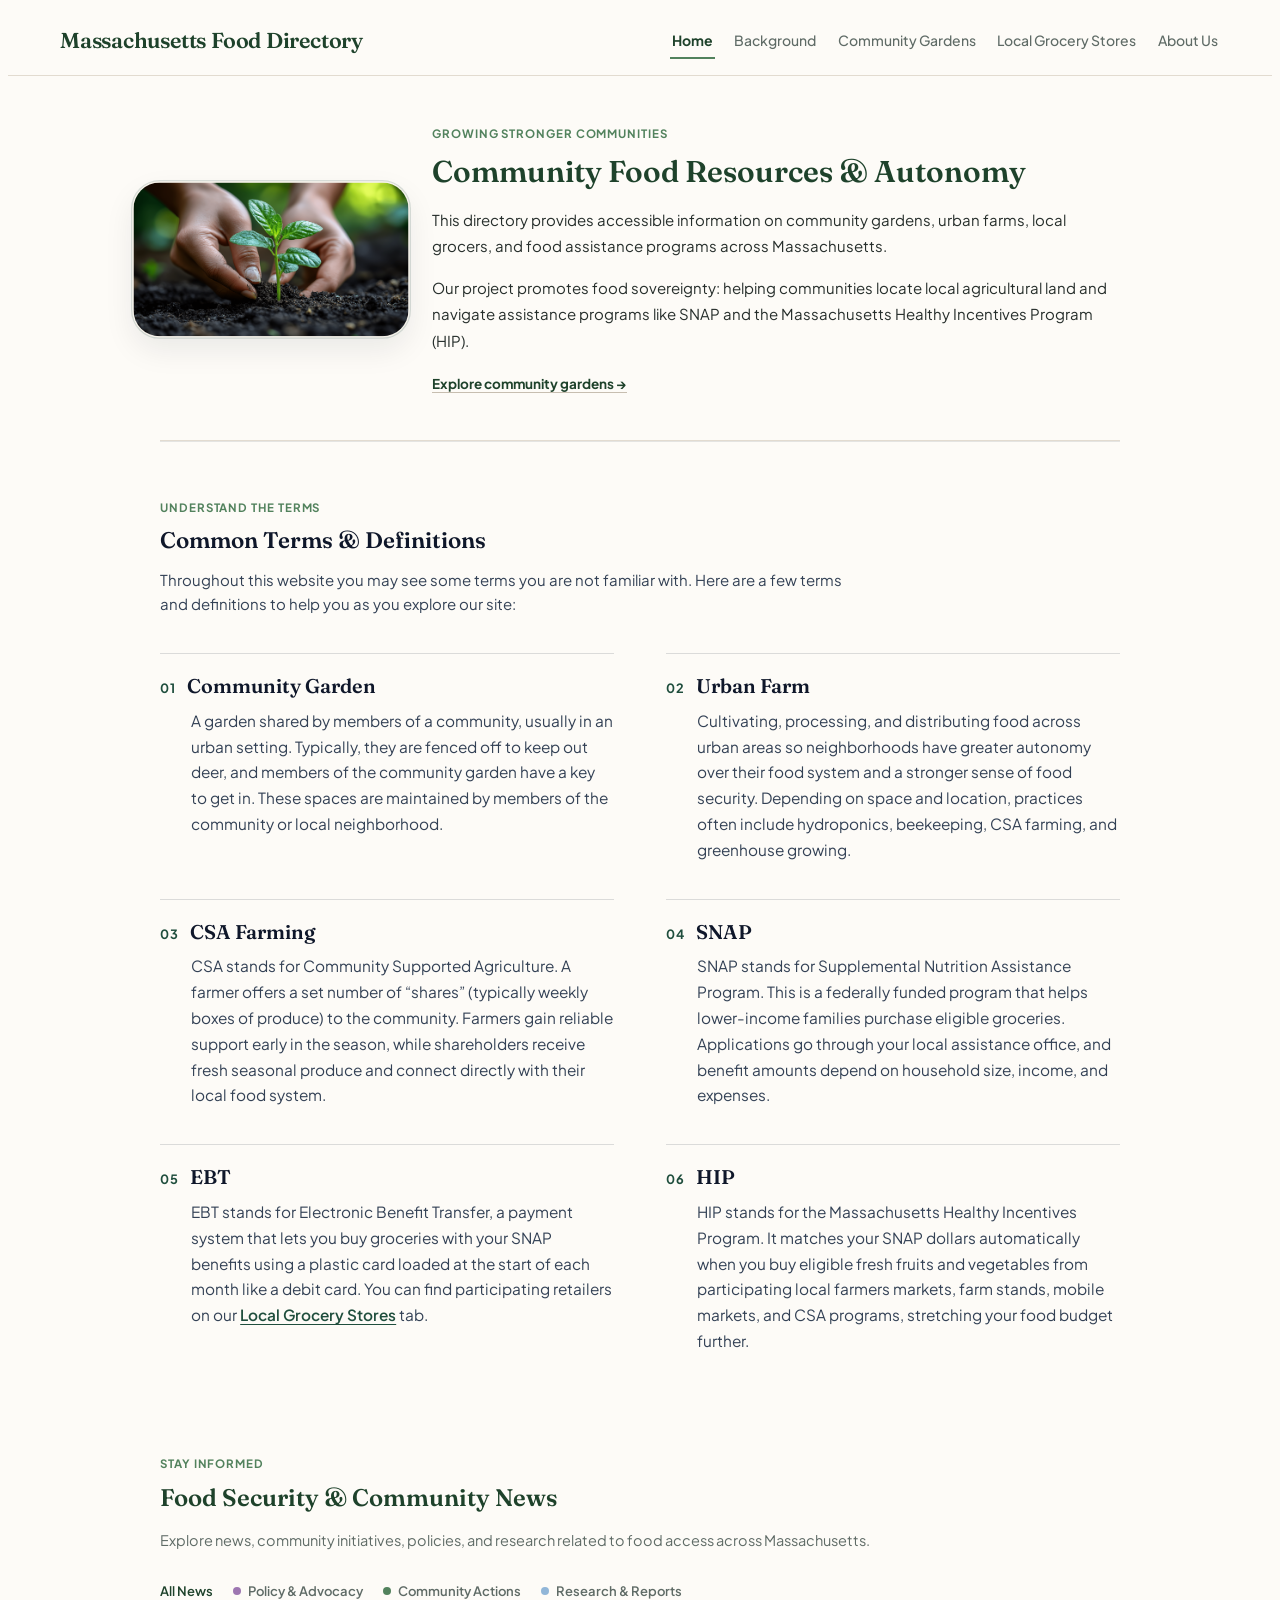
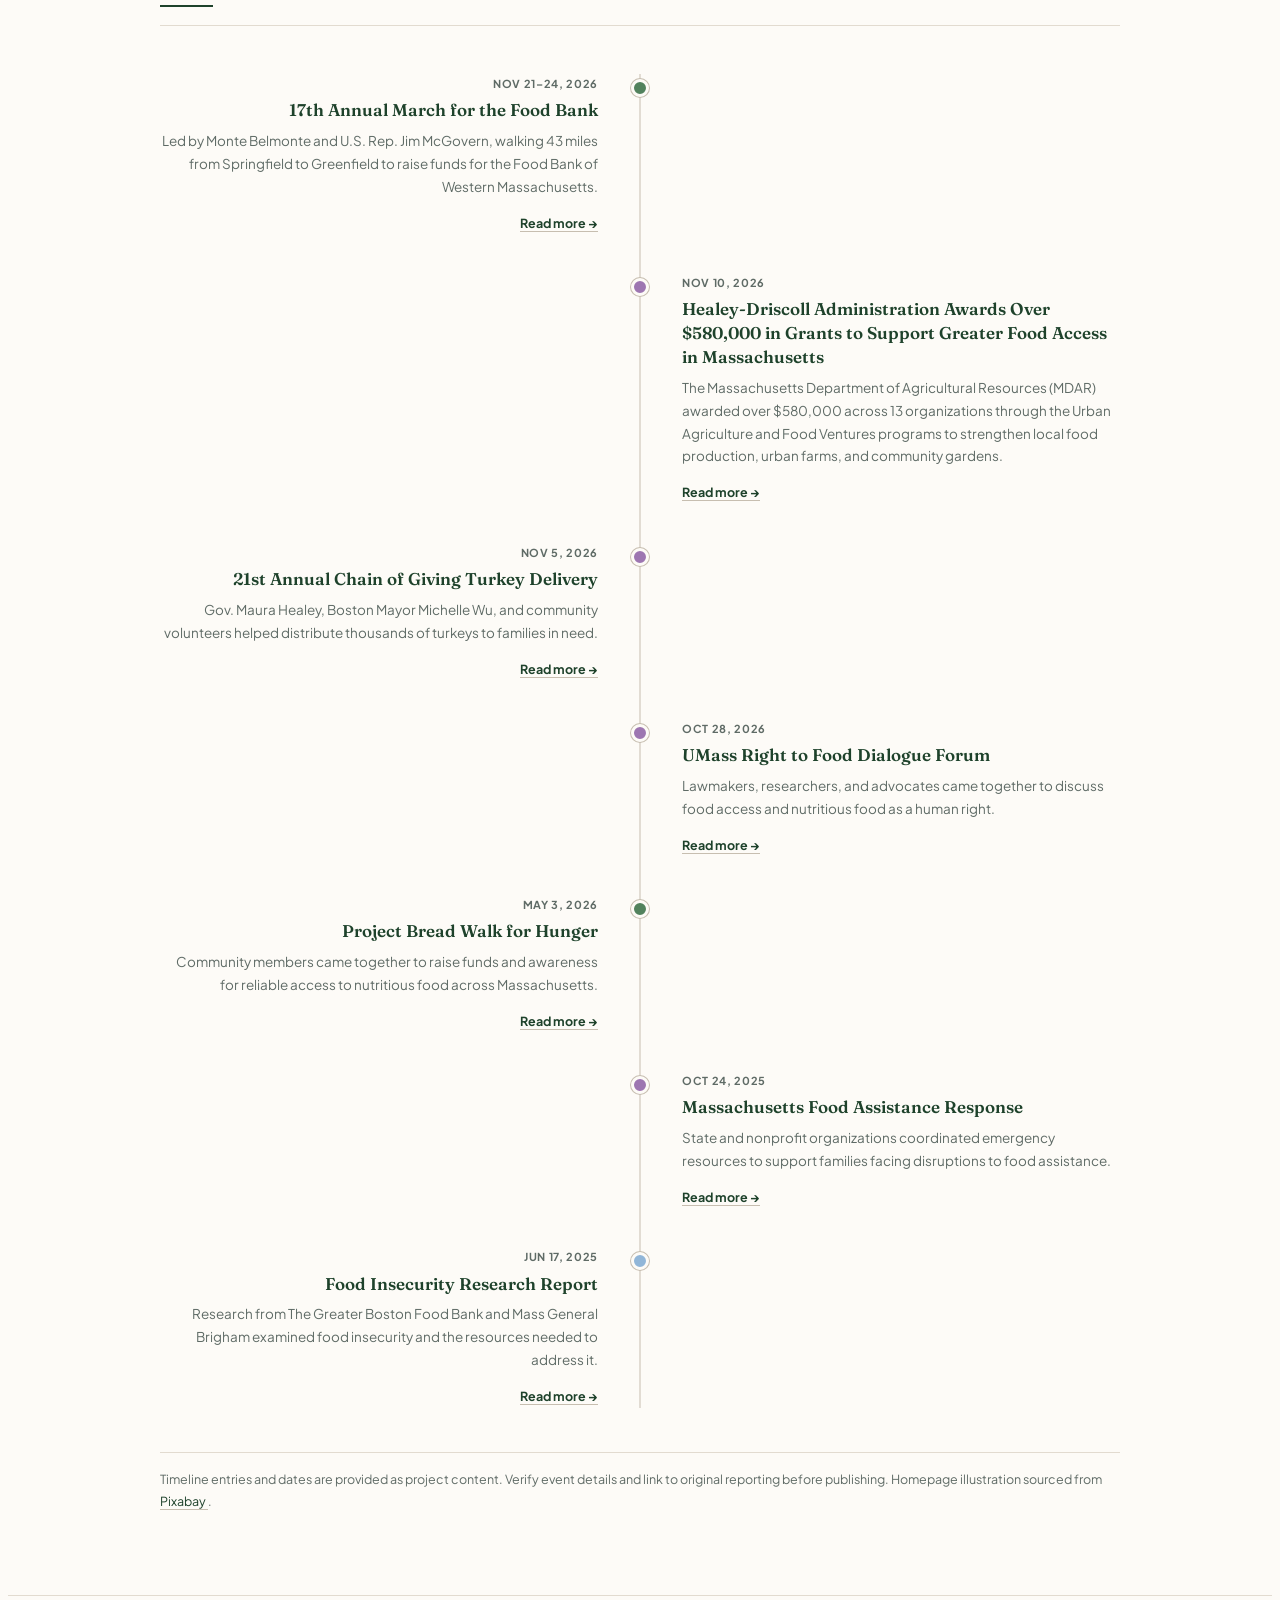
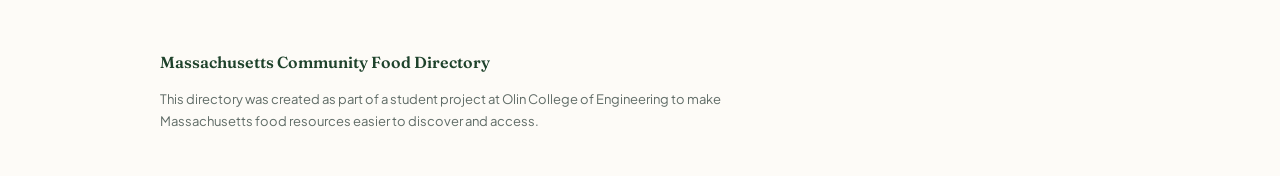
<file: index.html>
<!DOCTYPE html>
<html lang="en">

<head>
  <meta charset="UTF-8">
  <meta name="viewport" content="width=device-width, initial-scale=1.0">

  <meta
    name="description"
    content="A Massachusetts directory for community gardens, food assistance, local grocery stores, and food security resources."
  >

  <title>Home | Massachusetts Community Food Directory</title>

  <link rel="preconnect" href="https://fonts.googleapis.com">
  <link rel="preconnect" href="https://fonts.gstatic.com" crossorigin>

  <link
    href="https://fonts.googleapis.com/css2?family=Fraunces:opsz,wght@9..144,400;9..144,500;9..144,600;9..144,700&family=Plus+Jakarta+Sans:wght@400;500;600;700&display=swap"
    rel="stylesheet"
  >

  <link rel="stylesheet" href="css/style.css">

  <style>
    /* Extra breathing room between the plant image and hero text */
    .home-hero {
      gap: 3.25rem !important;
      align-items: center !important;
    }

    /* Keep natural rectangular proportions, round corners, and outline in cream */
    .home-hero .home-visual img {
      width: 100% !important;
      height: auto !important;
      aspect-ratio: auto !important;
      object-fit: contain !important;
      display: block !important;
      border-radius: 22px !important;
      border: 1px solid #f7f3eb !important;
      background-color: #f7f3eb !important;
      box-shadow: 0 0 0 1px rgba(31, 78, 61, 0.16), 0 10px 24px rgba(15, 23, 42, 0.08) !important;
    }

    .visual-credit {
      margin-top: 0.6rem;
      font-size: 0.78rem;
      color: #64748b;
      text-align: center;
    }

    .visual-credit a {
      color: #1f4e3d;
      text-decoration: underline;
    }

    /* Box-free horizontal editorial layout for Common Terms & Definitions */
    .terms-section {
      width: 100%;
      padding: 3.5rem 0;
      border-top: 1px solid rgba(15, 23, 42, 0.1);
    }

    .terms-header {
      max-width: 44rem;
      margin-bottom: 2.25rem;
    }

    .terms-header h2 {
      font-family: "Fraunces", Georgia, serif;
      color: #0f172a;
      margin: 0.35rem 0 0.75rem;
    }

    .terms-header p {
      color: #334155;
      line-height: 1.65;
      margin: 0;
    }

    .terms-grid {
      display: grid;
      grid-template-columns: repeat(2, minmax(0, 1fr));
      column-gap: 3.25rem;
      row-gap: 2.25rem;
      width: 100%;
    }

    .term-entry {
      padding-top: 1.25rem;
      border-top: 1px solid rgba(15, 23, 42, 0.14);
    }

    .term-title-row {
      display: flex;
      align-items: baseline;
      gap: 0.75rem;
      margin-bottom: 0.5rem;
    }

    .term-num {
      font-family: "Plus Jakarta Sans", sans-serif;
      font-size: 0.8rem;
      font-weight: 700;
      letter-spacing: 0.05em;
      color: #1f4e3d;
      flex-shrink: 0;
    }

    .term-entry h3 {
      font-family: "Fraunces", Georgia, serif;
      font-size: 1.24rem;
      font-weight: 600;
      color: #0f172a;
      margin: 0;
      line-height: 1.3;
    }

    .term-entry p {
      font-family: "Plus Jakarta Sans", sans-serif;
      font-size: 0.96rem;
      line-height: 1.68;
      color: #334155;
      margin: 0;
      padding-left: 1.95rem;
    }

    .term-entry a {
      color: #1f4e3d;
      font-weight: 600;
      text-decoration: underline;
    }

    @media (max-width: 860px) {
      .home-hero {
        gap: 2rem !important;
      }
    }

    @media (max-width: 768px) {
      .terms-section {
        padding: 2.5rem 0;
      }

      .terms-grid {
        grid-template-columns: 1fr;
        row-gap: 1.75rem;
      }

      .term-entry p {
        padding-left: 0;
      }
    }
  </style>
</head>

<body>

<header class="site-header">

  <div class="header-inner">

    <a href="index.html" class="brand-link">
      <span class="brand-title">Massachusetts Food Directory</span>
    </a>

    <nav class="main-nav" aria-label="Main navigation">
      <a href="index.html" class="active" aria-current="page">Home</a>
      <a href="background.html">Background</a>
      <a href="gardens.html">Community Gardens</a>
      <a href="groceries.html">Local Grocery Stores</a>
      <a href="about.html">About Us</a>
    </nav>

  </div>

</header>

<main class="container">

  <!-- HOMEPAGE INTRODUCTION -->

  <section class="home-hero">

    <div class="home-visual">
      <img src="images/plant.png" alt="Grow, Share, Nourish">
      <!-- <p class="visual-credit">
        Image source:
        <a
          href="https://cdn.pixabay.com/photo/2024/08/27/10/11/planting-9001234_1280.png"
          target="_blank"
          rel="noopener noreferrer"
        >
          Pixabay Planting Illustration ↗
        </a>
      </p> -->
    </div>

    <div class="hero-text">

      <span class="eyebrow">GROWING STRONGER COMMUNITIES</span>

      <h1>Community Food Resources &amp; Autonomy</h1>

      <p>
        This directory provides accessible information on community gardens,
        urban farms, local grocers, and food assistance programs across Massachusetts.
      </p>

      <p>
        Our project promotes food sovereignty: helping communities locate
        local agricultural land and navigate assistance programs like SNAP
        and the Massachusetts Healthy Incentives Program (HIP).
      </p>

      <a href="gardens.html" class="text-link">
        Explore community gardens →
      </a>

    </div>

  </section>


  <!-- TERMS AND DEFINITIONS -->

  <section class="terms-section" aria-labelledby="terms-heading">

    <div class="terms-header">

      <span class="eyebrow">UNDERSTAND THE TERMS</span>

      <h2 id="terms-heading">Common Terms &amp; Definitions</h2>

      <p>
        Throughout this website you may see some terms you are not familiar with.
        Here are a few terms and definitions to help you as you explore our site:
      </p>

    </div>

    <div class="terms-grid">

      <article class="term-entry">
        <div class="term-title-row">
          <span class="term-num">01</span>
          <h3>Community Garden</h3>
        </div>
        <p>
          A garden shared by members of a community, usually in an urban setting.
          Typically, they are fenced off to keep out deer, and members of the
          community garden have a key to get in. These spaces are maintained by
          members of the community or local neighborhood.
        </p>
      </article>

      <article class="term-entry">
        <div class="term-title-row">
          <span class="term-num">02</span>
          <h3>Urban Farm</h3>
        </div>
        <p>
          Cultivating, processing, and distributing food across urban areas so
          neighborhoods have greater autonomy over their food system and a stronger
          sense of food security. Depending on space and location, practices often
          include hydroponics, beekeeping, CSA farming, and greenhouse growing.
        </p>
      </article>

      <article class="term-entry">
        <div class="term-title-row">
          <span class="term-num">03</span>
          <h3>CSA Farming</h3>
        </div>
        <p>
          CSA stands for Community Supported Agriculture. A farmer offers a set
          number of &ldquo;shares&rdquo; (typically weekly boxes of produce) to the
          community. Farmers gain reliable support early in the season, while
          shareholders receive fresh seasonal produce and connect directly with
          their local food system.
        </p>
      </article>

      <article class="term-entry">
        <div class="term-title-row">
          <span class="term-num">04</span>
          <h3>SNAP</h3>
        </div>
        <p>
          SNAP stands for Supplemental Nutrition Assistance Program. This is a
          federally funded program that helps lower-income families purchase
          eligible groceries. Applications go through your local assistance office,
          and benefit amounts depend on household size, income, and expenses.
        </p>
      </article>

      <article class="term-entry">
        <div class="term-title-row">
          <span class="term-num">05</span>
          <h3>EBT</h3>
        </div>
        <p>
          EBT stands for Electronic Benefit Transfer, a payment system that lets
          you buy groceries with your SNAP benefits using a plastic card loaded
          at the start of each month like a debit card. You can find participating
          retailers on our <a href="groceries.html">Local Grocery Stores</a> tab.
        </p>
      </article>

      <article class="term-entry">
        <div class="term-title-row">
          <span class="term-num">06</span>
          <h3>HIP</h3>
        </div>
        <p>
          HIP stands for the Massachusetts Healthy Incentives Program. It matches
          your SNAP dollars automatically when you buy eligible fresh fruits and
          vegetables from participating local farmers markets, farm stands, mobile
          markets, and CSA programs, stretching your food budget further.
        </p>
      </article>

    </div>

  </section>


  <!-- FOOD SECURITY TIMELINE -->

  <section class="timeline-section">

    <div class="timeline-heading">

      <span class="eyebrow">STAY INFORMED</span>

      <h2>Food Security &amp; Community News</h2>

      <p>
        Explore news, community initiatives, policies, and research
        related to food access across Massachusetts.
      </p>

    </div>


    <!-- CLICKABLE CATEGORY FILTERS -->

    <div class="timeline-filters" aria-label="Filter timeline by category">

      <button
        type="button"
        class="filter-btn active"
        data-btn="all"
        aria-pressed="true"
      >
        All News
      </button>

      <button
        type="button"
        class="filter-btn"
        data-btn="purple"
        aria-pressed="false"
      >
        <span class="filter-dot purple"></span>
        Policy &amp; Advocacy
      </button>

      <button
        type="button"
        class="filter-btn"
        data-btn="green"
        aria-pressed="false"
      >
        <span class="filter-dot green"></span>
        Community Actions
      </button>

      <button
        type="button"
        class="filter-btn"
        data-btn="blue"
        aria-pressed="false"
      >
        <span class="filter-dot blue"></span>
        Research &amp; Reports
      </button>

    </div>


    <!-- VERTICAL TIMELINE (CHRONOLOGICAL ORDER) -->

    <div class="timeline" id="timeline-list">

      <article
        class="timeline-item"
        data-category="green"
        data-side="left"
      >

        <div class="timeline-content">

          <div class="date">NOV 21–24, 2026</div>

          <h4>17th Annual March for the Food Bank</h4>

          <p>
            Led by Monte Belmonte and U.S. Rep. Jim McGovern,
            walking 43 miles from Springfield to Greenfield to
            raise funds for the Food Bank of Western Massachusetts.
          </p>

          <a
            href="https://secure.foodbankwma.org/site/TR?fr_id=1180&pg=entry&utm_source=website&utm_medium=eventlisting&utm_campaign=march2026"
            target="_blank"
            rel="noopener noreferrer"
          >
            Read more →
          </a>

        </div>

      </article>


      <article
        class="timeline-item"
        data-category="purple"
        data-side="right"
      >

        <div class="timeline-content">

          <div class="date">NOV 10, 2026</div>

          <h4>
            Healey-Driscoll Administration Awards Over $580,000 in Grants to
            Support Greater Food Access in Massachusetts
          </h4>

          <p>
            The Massachusetts Department of Agricultural Resources (MDAR)
            awarded over $580,000 across 13 organizations through the Urban
            Agriculture and Food Ventures programs to strengthen local food
            production, urban farms, and community gardens.
          </p>

          <a
            href="https://www.mass.gov/news/healey-driscoll-administration-awards-over-580000-in-grants-to-support-greater-food-access-in-massachusetts"
            target="_blank"
            rel="noopener noreferrer"
          >
            Read more →
          </a>

        </div>

      </article>


      <article
        class="timeline-item"
        data-category="purple"
        data-side="left"
      >

        <div class="timeline-content">

          <div class="date">NOV 5, 2026</div>

          <h4>21st Annual Chain of Giving Turkey Delivery</h4>

          <p>
            Gov. Maura Healey, Boston Mayor Michelle Wu,
            and community volunteers helped distribute thousands
            of turkeys to families in need.
          </p>

          <a
            href="https://www.gbfb.org/get-involved/events/signature-events/chain-of-giving/"
            target="_blank"
            rel="noopener noreferrer"
          >
            Read more →
          </a>

        </div>

      </article>


      <article
        class="timeline-item"
        data-category="purple"
        data-side="right"
      >

        <div class="timeline-content">

          <div class="date">OCT 28, 2026</div>

          <h4>UMass Right to Food Dialogue Forum</h4>

          <p>
            Lawmakers, researchers, and advocates came together
            to discuss food access and nutritious food as a human right.
          </p>

          <a
            href="https://www.umass.edu/news/article/right-food-dialogue-focuses-ending-hunger-massachusetts"
            target="_blank"
            rel="noopener noreferrer"
          >
            Read more →
          </a>

        </div>

      </article>


      <article
        class="timeline-item"
        data-category="green"
        data-side="left"
      >

        <div class="timeline-content">

          <div class="date">MAY 3, 2026</div>

          <h4>Project Bread Walk for Hunger</h4>

          <p>
            Community members came together to raise funds
            and awareness for reliable access to nutritious
            food across Massachusetts.
          </p>

          <a
            href="https://projectbread.org/walk-for-hunger/about"
            target="_blank"
            rel="noopener noreferrer"
          >
            Read more →
          </a>

        </div>

      </article>


      <article
        class="timeline-item"
        data-category="purple"
        data-side="right"
      >

        <div class="timeline-content">

          <div class="date">OCT 24, 2025</div>

          <h4>Massachusetts Food Assistance Response</h4>

          <p>
            State and nonprofit organizations coordinated
            emergency resources to support families facing
            disruptions to food assistance.
          </p>

          <a
            href="https://projectbread.org/news/massachusetts-snap-benefit-delays"
            target="_blank"
            rel="noopener noreferrer"
          >
            Read more →
          </a>

        </div>

      </article>


      <article
        class="timeline-item"
        data-category="blue"
        data-side="left"
      >

        <div class="timeline-content">

          <div class="date">JUN 17, 2025</div>

          <h4>Food Insecurity Research Report</h4>

          <p>
            Research from The Greater Boston Food Bank and
            Mass General Brigham examined food insecurity
            and the resources needed to address it.
          </p>

          <a
            href="https://foodaccessreport.gbfb.org/"
            target="_blank"
            rel="noopener noreferrer"
          >
            Read more →
          </a>

        </div>

      </article>

    </div>


    <p class="source-note">
      Timeline entries and dates are provided as project content.
      Verify event details and link to original reporting before publishing.
      Homepage illustration sourced from
      <a
        href="https://cdn.pixabay.com/photo/2024/08/27/10/11/planting-9001234_1280.png"
        target="_blank"
        rel="noopener noreferrer"
      >
        Pixabay
      </a>.
    </p>

  </section>

</main>


<!-- SHARED FOOTER -->

<footer class="site-footer">

  <div class="container">

    <p class="footer-brand">
      Massachusetts Community Food Directory
    </p>

    <p class="footer-description">
      This directory was created as part of a student project at
      Olin College of Engineering to make Massachusetts food
      resources easier to discover and access.
    </p>

  </div>

</footer>


<script src="js/script.js"></script>

</body>
</html>
</file>
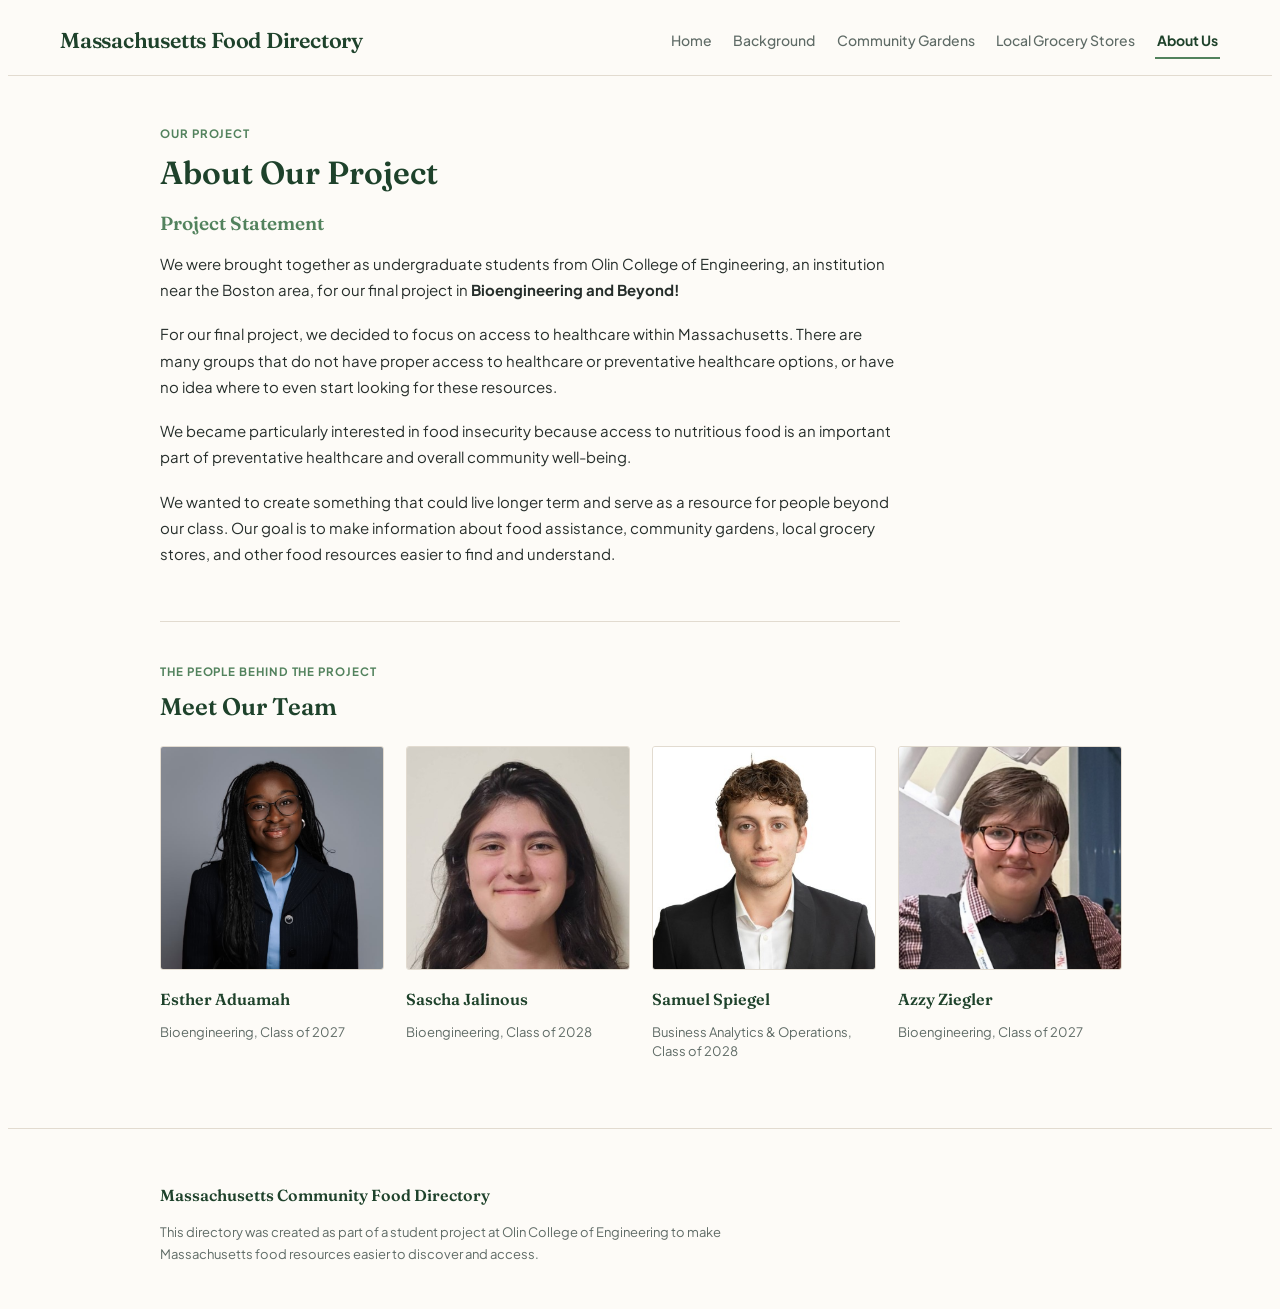
<file: about.html>
<!DOCTYPE html>
<html lang="en">

<head>
  <meta charset="UTF-8">
  <meta name="viewport" content="width=device-width, initial-scale=1.0">

  <title>About Us | Massachusetts Community Food Directory</title>

  <link rel="preconnect" href="https://fonts.googleapis.com">
  <link rel="preconnect" href="https://fonts.gstatic.com" crossorigin>

  <link
    href="https://fonts.googleapis.com/css2?family=Fraunces:opsz,wght@9..144,400;9..144,500;9..144,600;9..144,700&family=Plus+Jakarta+Sans:wght@400;500;600;700&display=swap"
    rel="stylesheet"
  >

  <link rel="stylesheet" href="css/style.css">
</head>

<body>

<header class="site-header">

  <div class="header-inner">

    <a href="index.html" class="brand-link">
      <span class="brand-title">Massachusetts Food Directory</span>
    </a>

    <nav class="main-nav" aria-label="Main navigation">
      <a href="index.html">Home</a>
      <a href="background.html">Background</a>
      <a href="gardens.html">Community Gardens</a>
      <a href="groceries.html">Local Grocery Stores</a>
      <a href="about.html" class="active" aria-current="page">About Us</a>
    </nav>

  </div>

</header>


<main class="container">

  <section class="page-section">


    <!-- PROJECT STATEMENT -->

    <div class="project-blurb-section">

      <span class="eyebrow">OUR PROJECT</span>

      <h1 class="page-title">
        About Our Project
      </h1>

      <h2 class="about-subheading">
        Project Statement
      </h2>

      <p>
        We were brought together as undergraduate students from
        Olin College of Engineering, an institution near the Boston
        area, for our final project in
        <strong>Bioengineering and Beyond!</strong>
      </p>

      <p>
        For our final project, we decided to focus on access to
        healthcare within Massachusetts. There are many groups that
        do not have proper access to healthcare or preventative
        healthcare options, or have no idea where to even start
        looking for these resources.
      </p>

      <p>
        We became particularly interested in food insecurity because
        access to nutritious food is an important part of preventative
        healthcare and overall community well-being.
      </p>

      <p>
        We wanted to create something that could live longer term
        and serve as a resource for people beyond our class.
        Our goal is to make information about food assistance,
        community gardens, local grocery stores, and other food
        resources easier to find and understand.
      </p>

    </div>


    <!-- TEAM -->

    <section class="team-section">

      <span class="eyebrow">
        THE PEOPLE BEHIND THE PROJECT
      </span>

      <h2 class="team-section-title">
        Meet Our Team
      </h2>

      <div class="team-grid">


        <article class="team-member">

          <img
            src="images/esther.jpeg"
            alt="Esther Aduamah"
            class="team-photo"
          >

          <h3>Esther Aduamah</h3>

          <p class="role">
            Bioengineering, Class of 2027
          </p>

        </article>


        <article class="team-member">

          <img
            src="images/sascha.jpg"
            alt="Sascha Jalinous"
            class="team-photo"
          >

          <h3>Sascha Jalinous</h3>

          <p class="role">
            Bioengineering, Class of 2028
          </p>

        </article>


        <article class="team-member">

          <img
            src="images/samuel.jpg"
            alt="Samuel Spiegel"
            class="team-photo"
          >

          <h3>Samuel Spiegel</h3>

          <p class="role">
            Business Analytics &amp; Operations, Class of 2028
          </p>

        </article>


        <article class="team-member">

          <img
            src="images/azzy.jpeg"
            alt="Azzy Ziegler"
            class="team-photo"
          >

          <h3>Azzy Ziegler</h3>

          <p class="role">
            Bioengineering, Class of 2027
          </p>

        </article>


      </div>

    </section>

  </section>

</main>


<!-- SHARED FOOTER -->

<footer class="site-footer">

  <div class="container">

    <p class="footer-brand">
      Massachusetts Community Food Directory
    </p>

    <p class="footer-description">
      This directory was created as part of a student project at
      Olin College of Engineering to make Massachusetts food
      resources easier to discover and access.
    </p>

  </div>

</footer>


<script src="js/script.js"></script>

</body>
</html>
</file>
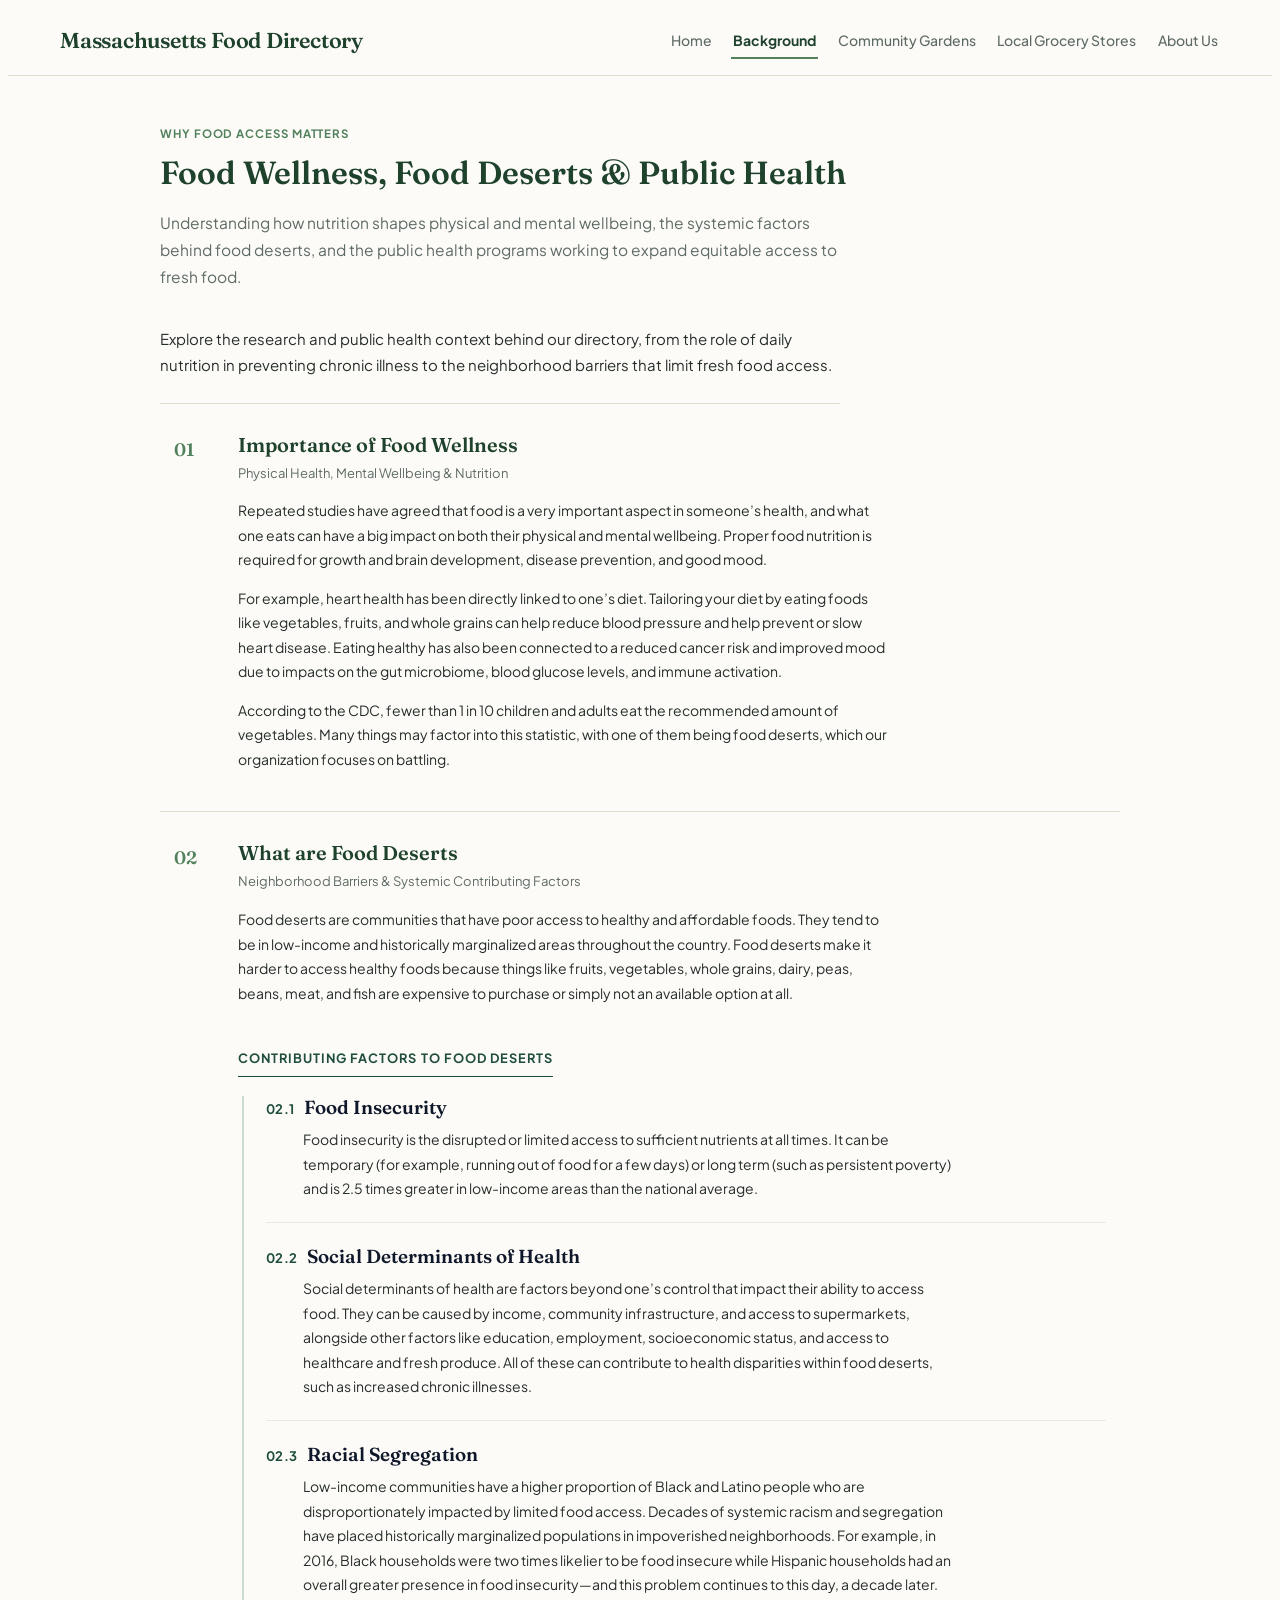
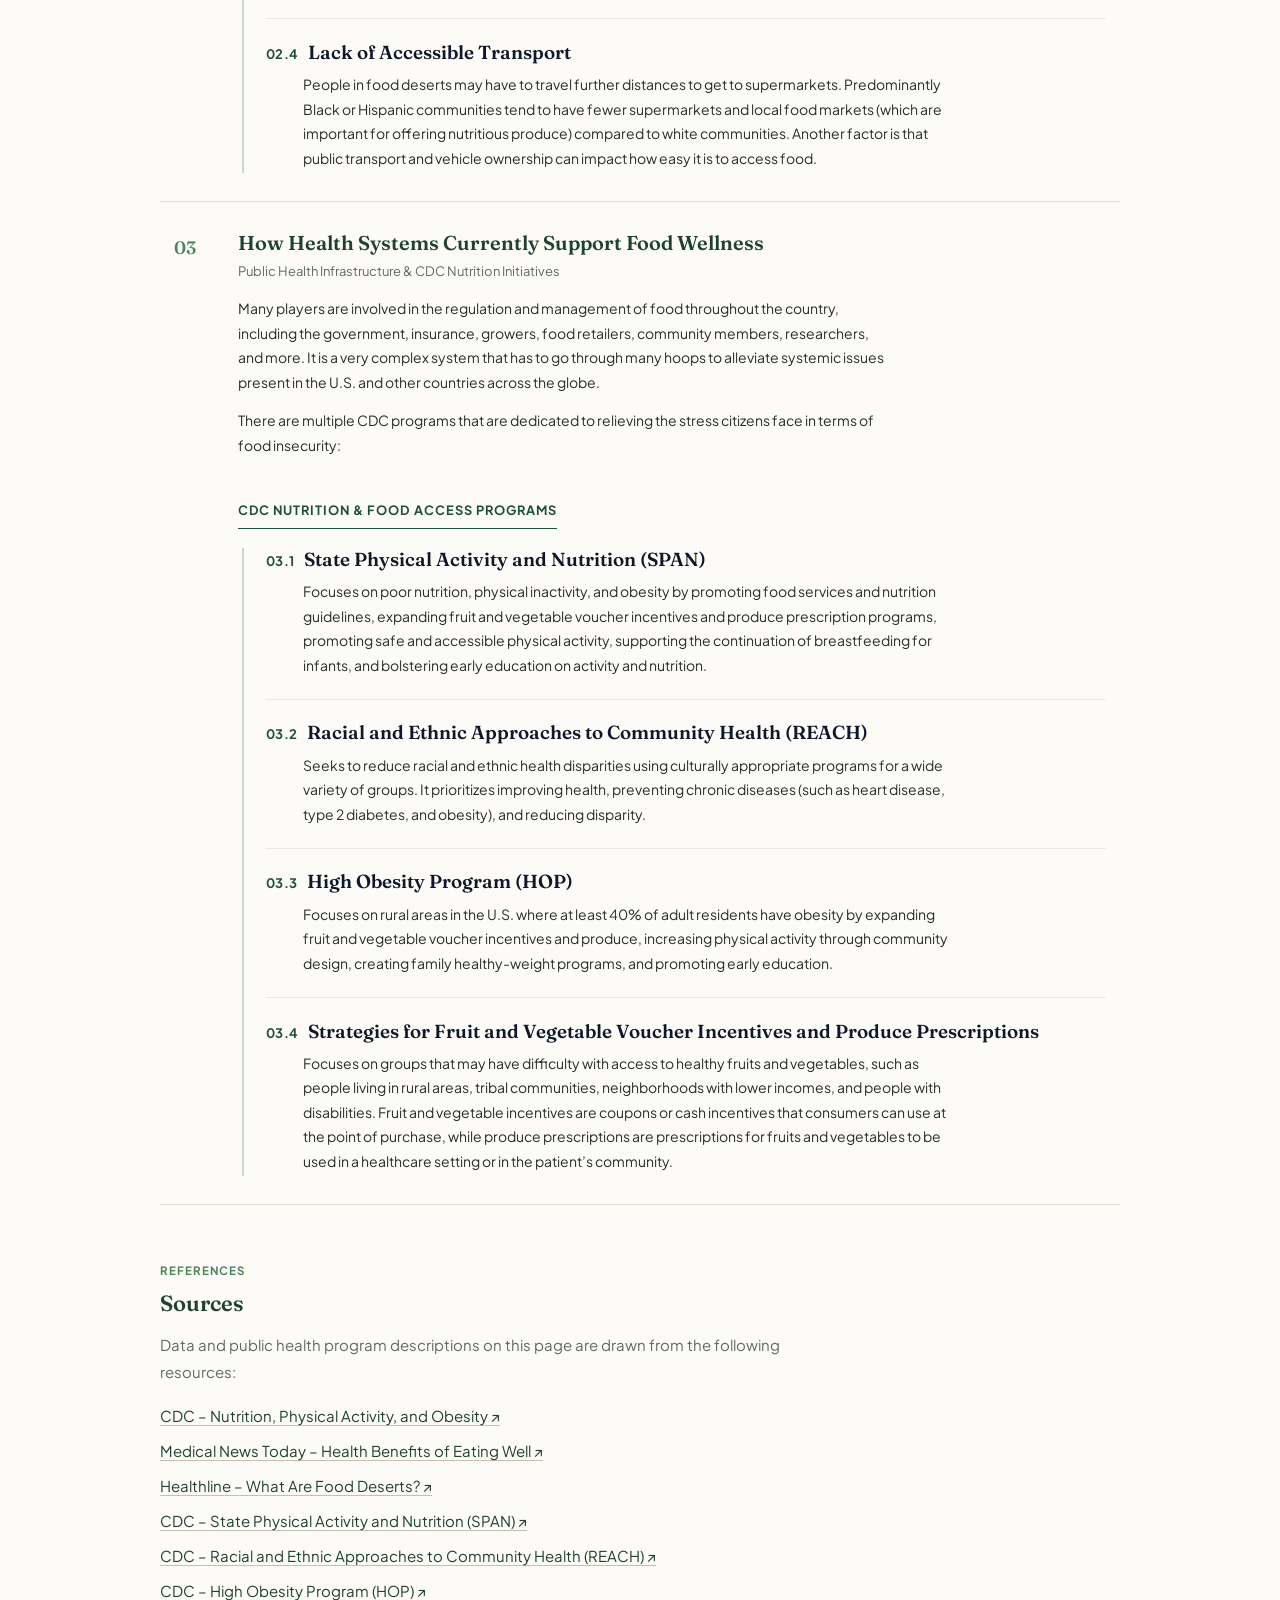
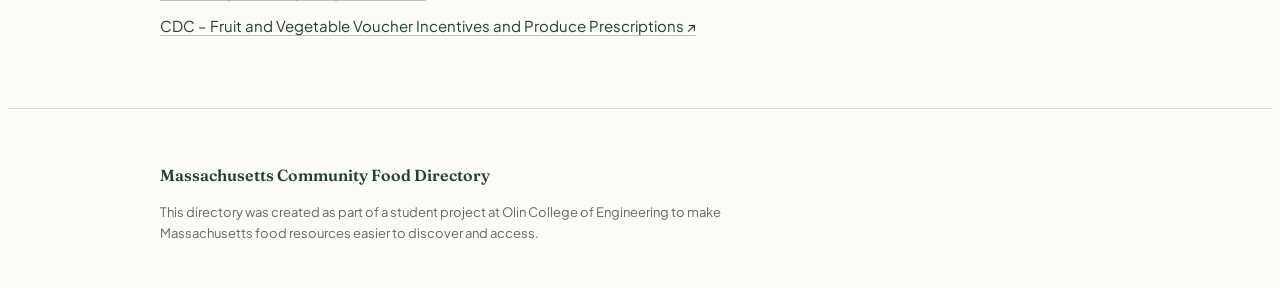
<file: background.html>
<!DOCTYPE html>
<html lang="en">

<head>
  <meta charset="UTF-8">
  <meta name="viewport" content="width=device-width, initial-scale=1.0">

  <title>Background &amp; Food Wellness | Massachusetts Community Food Directory</title>

  <link rel="preconnect" href="https://fonts.googleapis.com">
  <link rel="preconnect" href="https://fonts.gstatic.com" crossorigin>

  <link
    href="https://fonts.googleapis.com/css2?family=Fraunces:opsz,wght@9..144,400;9..144,500;9..144,600;9..144,700&family=Plus+Jakarta+Sans:wght@400;500;600;700&display=swap"
    rel="stylesheet"
  >

  <link rel="stylesheet" href="css/style.css">

  <style>
    /* Responsive navbar & overflow protection */
    html,
    body {
      max-width: 100% !important;
      overflow-x: hidden !important;
    }

    .site-header {
      width: 100% !important;
      box-sizing: border-box !important;
    }

    .site-header .header-inner {
      display: flex !important;
      align-items: center !important;
      justify-content: space-between !important;
      flex-wrap: wrap !important;
      gap: 0.65rem 1.25rem !important;
      max-width: 1200px !important;
      width: 100% !important;
      min-width: 0 !important;
      margin: 0 auto !important;
      padding: 1rem 1.25rem !important;
      box-sizing: border-box !important;
    }

    .site-header .brand-link {
      flex-shrink: 1 !important;
      min-width: 0 !important;
    }

    .site-header .brand-title {
      white-space: normal !important;
      line-height: 1.2 !important;
    }

    .site-header .main-nav {
      display: flex !important;
      align-items: center !important;
      flex-wrap: wrap !important;
      gap: 0.45rem 1.1rem !important;
      max-width: 100% !important;
      min-width: 0 !important;
    }

    .site-header .main-nav a {
      white-space: nowrap !important;
    }

    @media (max-width: 860px) {
      .site-header .header-inner {
        flex-direction: column !important;
        align-items: flex-start !important;
      }

      .site-header .main-nav {
        width: 100% !important;
        justify-content: flex-start !important;
      }
    }

    /* Box-free editorial hierarchy for nested subtopics */
    .bg-sublist-heading {
      font-family: "Plus Jakarta Sans", sans-serif;
      font-size: 0.8rem;
      font-weight: 700;
      letter-spacing: 0.08em;
      text-transform: uppercase;
      color: #1f4e3d;
      margin: 1.85rem 0 1.15rem;
      padding-bottom: 0.45rem;
      border-bottom: 1.5px solid #1f4e3d;
      display: inline-block;
    }

    .bg-sublist {
      display: flex;
      flex-direction: column;
      gap: 1.35rem;
      margin-left: 0.25rem;
      padding-left: 1.35rem;
      border-left: 2px solid #cbd9d1;
    }

    .bg-subitem {
      padding-bottom: 1.35rem;
      border-bottom: 1px solid rgba(15, 23, 42, 0.08);
    }

    .bg-subitem:last-child {
      padding-bottom: 0.15rem;
      border-bottom: none;
    }

    .bg-subitem-title-row {
      display: flex;
      align-items: baseline;
      gap: 0.6rem;
      margin-bottom: 0.4rem;
    }

    .bg-subitem-num {
      font-family: "Plus Jakarta Sans", sans-serif;
      font-size: 0.82rem;
      font-weight: 700;
      letter-spacing: 0.04em;
      color: #1f4e3d;
      flex-shrink: 0;
    }

    .bg-subitem h3 {
      font-family: "Fraunces", Georgia, serif;
      font-size: 1.18rem;
      font-weight: 600;
      color: #0f172a;
      margin: 0;
      line-height: 1.3;
    }

    .bg-subitem p {
      margin: 0;
      padding-left: 2.35rem;
    }

    @media (max-width: 640px) {
      .bg-sublist {
        padding-left: 1rem;
      }

      .bg-subitem-title-row {
        flex-direction: column;
        gap: 0.15rem;
      }

      .bg-subitem p {
        padding-left: 0;
      }
    }

    .sources-links {
      list-style: none;
      padding: 0;
      margin: 1rem 0 0;
      display: flex;
      flex-direction: column;
      gap: 0.55rem;
    }

    .sources-links li {
      word-break: break-word;
    }

    .sources-links a {
      display: inline;
      margin-top: 0;
    }
  </style>
</head>

<body>

<header class="site-header">

  <div class="header-inner">

    <a href="index.html" class="brand-link">
      <span class="brand-title">Massachusetts Food Directory</span>
    </a>

    <nav class="main-nav" aria-label="Main navigation">
      <a href="index.html">Home</a>
      <a href="background.html"class="active" aria-current="page">Background</a>
      <a href="gardens.html">Community Gardens</a>
      <a href="groceries.html">Local Grocery Stores</a>
      <a href="about.html" >About Us</a>
    </nav>

  </div>

</header>


<main class="container">

  <section class="page-section">

    <span class="eyebrow">WHY FOOD ACCESS MATTERS</span>

    <h1 class="page-title">
      Food Wellness, Food Deserts &amp; Public Health
    </h1>

    <p class="page-subtitle">
      Understanding how nutrition shapes physical and mental wellbeing,
      the systemic factors behind food deserts, and the public health
      programs working to expand equitable access to fresh food.
    </p>


    <div class="directory-intro">

      <p>
        Explore the research and public health context behind our directory,
        from the role of daily nutrition in preventing chronic illness to the
        neighborhood barriers that limit fresh food access.
      </p>

    </div>


    <!-- EDITORIAL SECTIONS (MATCHING GROCERIES DIRECTORY LAYOUT) -->

    <div class="grocery-directory">


      <!-- SECTION 01: IMPORTANCE OF FOOD WELLNESS -->

      <article class="grocery-item" aria-labelledby="heading-wellness">

        <div class="grocery-number">01</div>

        <div class="grocery-content">

          <h2 id="heading-wellness">Importance of Food Wellness</h2>

          <div class="row-address">
            Physical Health, Mental Wellbeing &amp; Nutrition
          </div>

          <p>
            Repeated studies have agreed that food is a very important aspect
            in someone&rsquo;s health, and what one eats can have a big impact
            on both their physical and mental wellbeing. Proper food nutrition
            is required for growth and brain development, disease prevention,
            and good mood.
          </p>

          <p>
            For example, heart health has been directly linked to one&rsquo;s
            diet. Tailoring your diet by eating foods like vegetables, fruits,
            and whole grains can help reduce blood pressure and help prevent or
            slow heart disease. Eating healthy has also been connected to a
            reduced cancer risk and improved mood due to impacts on the gut
            microbiome, blood glucose levels, and immune activation.
          </p>

          <p>
            According to the CDC, fewer than 1 in 10 children and adults eat
            the recommended amount of vegetables. Many things may factor into
            this statistic, with one of them being food deserts, which our
            organization focuses on battling.
          </p>

        </div>

      </article>


      <!-- SECTION 02: WHAT ARE FOOD DESERTS -->

      <article class="grocery-item" aria-labelledby="heading-deserts">

        <div class="grocery-number">02</div>

        <div class="grocery-content">

          <h2 id="heading-deserts">What are Food Deserts</h2>

          <div class="row-address">
            Neighborhood Barriers &amp; Systemic Contributing Factors
          </div>

          <p>
            Food deserts are communities that have poor access to healthy and
            affordable foods. They tend to be in low-income and historically
            marginalized areas throughout the country. Food deserts make it
            harder to access healthy foods because things like fruits,
            vegetables, whole grains, dairy, peas, beans, meat, and fish are
            expensive to purchase or simply not an available option at all.
          </p>

          <div class="bg-sublist-heading">
            Contributing Factors to Food Deserts
          </div>

          <div class="bg-sublist">

            <div class="bg-subitem">
              <div class="bg-subitem-title-row">
                <span class="bg-subitem-num">02.1</span>
                <h3>Food Insecurity</h3>
              </div>
              <p>
                Food insecurity is the disrupted or limited access to
                sufficient nutrients at all times. It can be temporary (for
                example, running out of food for a few days) or long term (such
                as persistent poverty) and is 2.5 times greater in low-income
                areas than the national average.
              </p>
            </div>

            <div class="bg-subitem">
              <div class="bg-subitem-title-row">
                <span class="bg-subitem-num">02.2</span>
                <h3>Social Determinants of Health</h3>
              </div>
              <p>
                Social determinants of health are factors beyond one&rsquo;s
                control that impact their ability to access food. They can be
                caused by income, community infrastructure, and access to
                supermarkets, alongside other factors like education,
                employment, socioeconomic status, and access to healthcare and
                fresh produce. All of these can contribute to health
                disparities within food deserts, such as increased chronic
                illnesses.
              </p>
            </div>

            <div class="bg-subitem">
              <div class="bg-subitem-title-row">
                <span class="bg-subitem-num">02.3</span>
                <h3>Racial Segregation</h3>
              </div>
              <p>
                Low-income communities have a higher proportion of Black and
                Latino people who are disproportionately impacted by limited
                food access. Decades of systemic racism and segregation have
                placed historically marginalized populations in impoverished
                neighborhoods. For example, in 2016, Black households were two
                times likelier to be food insecure while Hispanic households
                had an overall greater presence in food insecurity—and this
                problem continues to this day, a decade later.
              </p>
            </div>

            <div class="bg-subitem">
              <div class="bg-subitem-title-row">
                <span class="bg-subitem-num">02.4</span>
                <h3>Lack of Accessible Transport</h3>
              </div>
              <p>
                People in food deserts may have to travel further distances to
                get to supermarkets. Predominantly Black or Hispanic
                communities tend to have fewer supermarkets and local food
                markets (which are important for offering nutritious produce)
                compared to white communities. Another factor is that public
                transport and vehicle ownership can impact how easy it is to
                access food.
              </p>
            </div>

          </div>

        </div>

      </article>


      <!-- SECTION 03: HOW HEALTH SYSTEMS CURRENTLY SUPPORT FOOD WELLNESS -->

      <article class="grocery-item" aria-labelledby="heading-health-systems">

        <div class="grocery-number">03</div>

        <div class="grocery-content">

          <h2 id="heading-health-systems">
            How Health Systems Currently Support Food Wellness
          </h2>

          <div class="row-address">
            Public Health Infrastructure &amp; CDC Nutrition Initiatives
          </div>

          <p>
            Many players are involved in the regulation and management of food
            throughout the country, including the government, insurance,
            growers, food retailers, community members, researchers, and more.
            It is a very complex system that has to go through many hoops to
            alleviate systemic issues present in the U.S. and other countries
            across the globe.
          </p>

          <p>
            There are multiple CDC programs that are dedicated to relieving
            the stress citizens face in terms of food insecurity:
          </p>

          <div class="bg-sublist-heading">
            CDC Nutrition &amp; Food Access Programs
          </div>

          <div class="bg-sublist">

            <div class="bg-subitem">
              <div class="bg-subitem-title-row">
                <span class="bg-subitem-num">03.1</span>
                <h3>State Physical Activity and Nutrition (SPAN)</h3>
              </div>
              <p>
                Focuses on poor nutrition, physical inactivity, and obesity by
                promoting food services and nutrition guidelines, expanding
                fruit and vegetable voucher incentives and produce prescription
                programs, promoting safe and accessible physical activity,
                supporting the continuation of breastfeeding for infants, and
                bolstering early education on activity and nutrition.
              </p>
            </div>

            <div class="bg-subitem">
              <div class="bg-subitem-title-row">
                <span class="bg-subitem-num">03.2</span>
                <h3>Racial and Ethnic Approaches to Community Health (REACH)</h3>
              </div>
              <p>
                Seeks to reduce racial and ethnic health disparities using
                culturally appropriate programs for a wide variety of groups.
                It prioritizes improving health, preventing chronic diseases
                (such as heart disease, type 2 diabetes, and obesity), and
                reducing disparity.
              </p>
            </div>

            <div class="bg-subitem">
              <div class="bg-subitem-title-row">
                <span class="bg-subitem-num">03.3</span>
                <h3>High Obesity Program (HOP)</h3>
              </div>
              <p>
                Focuses on rural areas in the U.S. where at least 40% of adult
                residents have obesity by expanding fruit and vegetable voucher
                incentives and produce, increasing physical activity through
                community design, creating family healthy-weight programs, and
                promoting early education.
              </p>
            </div>

            <div class="bg-subitem">
              <div class="bg-subitem-title-row">
                <span class="bg-subitem-num">03.4</span>
                <h3>
                  Strategies for Fruit and Vegetable Voucher Incentives and
                  Produce Prescriptions
                </h3>
              </div>
              <p>
                Focuses on groups that may have difficulty with access to
                healthy fruits and vegetables, such as people living in rural
                areas, tribal communities, neighborhoods with lower incomes,
                and people with disabilities. Fruit and vegetable incentives
                are coupons or cash incentives that consumers can use at the
                point of purchase, while produce prescriptions are
                prescriptions for fruits and vegetables to be used in a
                healthcare setting or in the patient&rsquo;s community.
              </p>
            </div>

          </div>

        </div>

      </article>

    </div>


    <!-- SOURCES (MATCHING DIRECTORY NOTE FOOTER SECTION ON GROCERIES PAGE) -->

    <div class="directory-note" aria-labelledby="heading-sources">

      <span class="eyebrow">REFERENCES</span>

      <h2 id="heading-sources">Sources</h2>

      <p>
        Data and public health program descriptions on this page are drawn
        from the following resources:
      </p>

      <ul class="sources-links">
        <li>
          <a
            href="https://www.cdc.gov/nutrition/php/about/index.html"
            target="_blank"
            rel="noopener noreferrer"
          >
            CDC – Nutrition, Physical Activity, and Obesity ↗
          </a>
        </li>
        <li>
          <a
            href="https://www.medicalnewstoday.com/articles/322268#reduced-cancer-risk"
            target="_blank"
            rel="noopener noreferrer"
          >
            Medical News Today – Health Benefits of Eating Well ↗
          </a>
        </li>
        <li>
          <a
            href="https://www.healthline.com/nutrition/food-deserts"
            target="_blank"
            rel="noopener noreferrer"
          >
            Healthline – What Are Food Deserts? ↗
          </a>
        </li>
        <li>
          <a
            href="https://www.cdc.gov/span/php/about/index.html"
            target="_blank"
            rel="noopener noreferrer"
          >
            CDC – State Physical Activity and Nutrition (SPAN) ↗
          </a>
        </li>
        <li>
          <a
            href="https://www.cdc.gov/reach/php/about/index.html"
            target="_blank"
            rel="noopener noreferrer"
          >
            CDC – Racial and Ethnic Approaches to Community Health (REACH) ↗
          </a>
        </li>
        <li>
          <a
            href="https://www.cdc.gov/hop/php/about/index.html"
            target="_blank"
            rel="noopener noreferrer"
          >
            CDC – High Obesity Program (HOP) ↗
          </a>
        </li>
        <li>
          <a
            href="https://www.cdc.gov/nutrition/php/public-health-strategy/voucher-incentives-produce-prescriptions.html"
            target="_blank"
            rel="noopener noreferrer"
          >
            CDC – Fruit and Vegetable Voucher Incentives and Produce Prescriptions ↗
          </a>
        </li>
      </ul>

    </div>

  </section>

</main>


<footer class="site-footer">

  <div class="container">

    <p class="footer-brand">
      Massachusetts Community Food Directory
    </p>

    <p class="footer-description">
      This directory was created as part of a student project at
      Olin College of Engineering to make Massachusetts food
      resources easier to discover and access.
    </p>

  </div>

</footer>


<script src="js/script.js"></script>

</body>
</html>
</file>
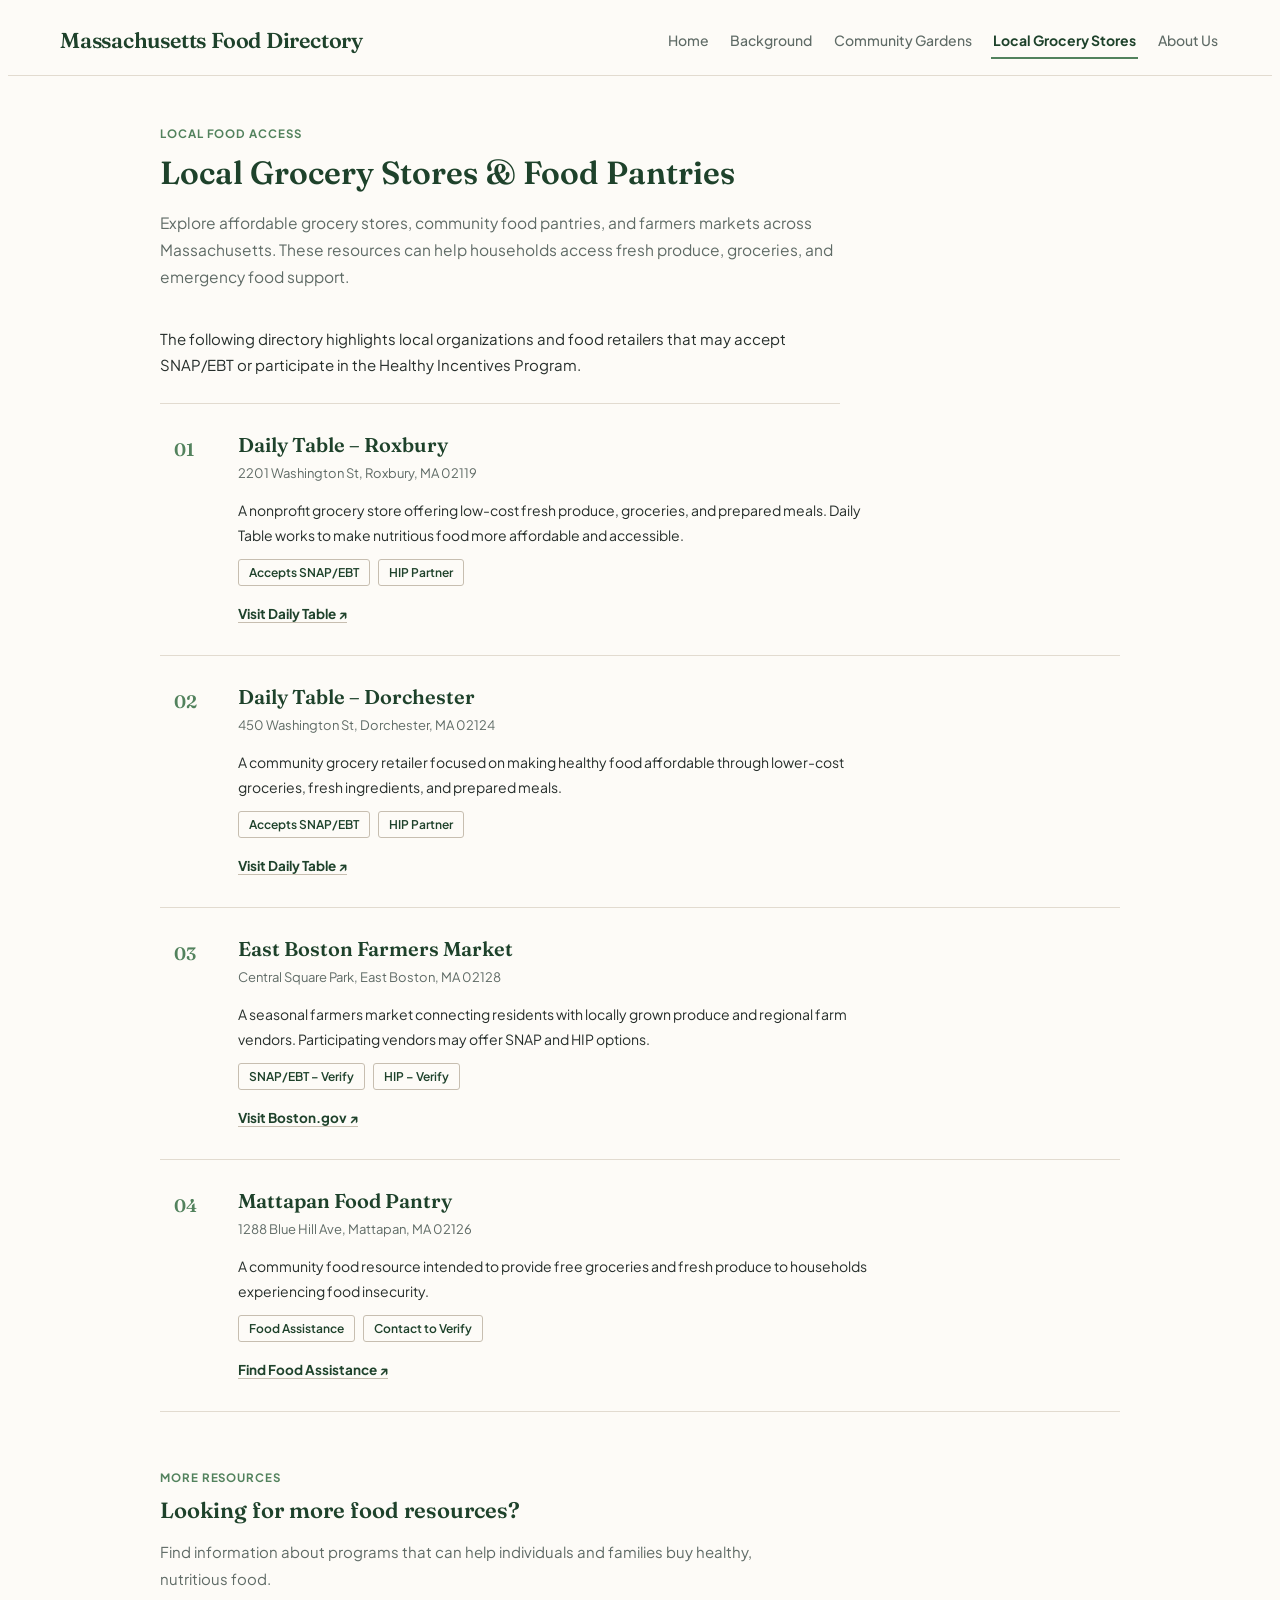
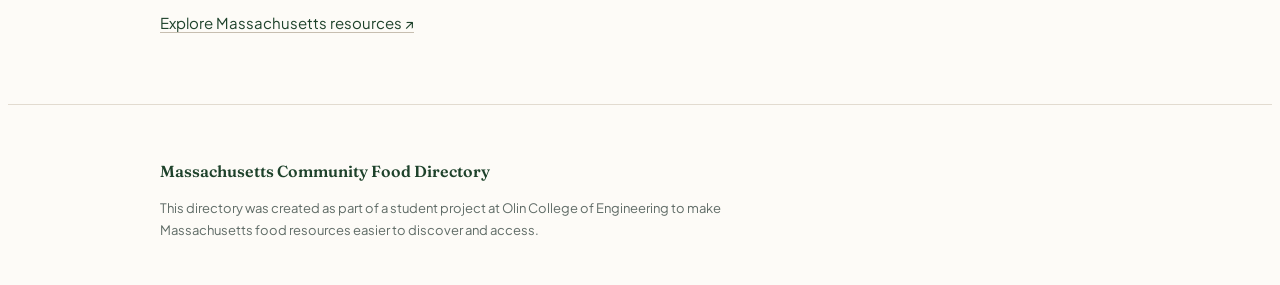
<file: groceries.html>
<!DOCTYPE html>
<html lang="en">

<head>
  <meta charset="UTF-8">
  <meta name="viewport" content="width=device-width, initial-scale=1.0">

  <title>Local Grocery Stores | Massachusetts Community Food Directory</title>

  <link rel="preconnect" href="https://fonts.googleapis.com">
  <link rel="preconnect" href="https://fonts.gstatic.com" crossorigin>

  <link
    href="https://fonts.googleapis.com/css2?family=Fraunces:opsz,wght@9..144,400;9..144,500;9..144,600;9..144,700&family=Plus+Jakarta+Sans:wght@400;500;600;700&display=swap"
    rel="stylesheet"
  >

  <link rel="stylesheet" href="css/style.css">
</head>

<body>

<header class="site-header">

  <div class="header-inner">

    <a href="index.html" class="brand-link">
      <span class="brand-title">Massachusetts Food Directory</span>
    </a>

    <nav class="main-nav" aria-label="Main navigation">
      <a href="index.html">Home</a>
      <a href="background.html">Background</a>
      <a href="gardens.html">Community Gardens</a>
      <a href="groceries.html"class="active" aria-current="page">Local Grocery Stores</a>
      <a href="about.html" >About Us</a>
    </nav>

  </div>

</header>


<main class="container">

  <section class="page-section">

    <span class="eyebrow">LOCAL FOOD ACCESS</span>

    <h1 class="page-title">
      Local Grocery Stores &amp; Food Pantries
    </h1>

    <p class="page-subtitle">
      Explore affordable grocery stores, community food pantries, and
      farmers markets across Massachusetts. These resources can help
      households access fresh produce, groceries, and emergency food support.
    </p>


    <div class="directory-intro">

      <p>
        The following directory highlights local organizations and
        food retailers that may accept SNAP/EBT or participate in
        the Healthy Incentives Program.
      </p>

    </div>


    <!-- GROCERY DIRECTORY -->

    <div class="grocery-directory">


      <!-- LOCATION 01 -->

      <article class="grocery-item">

        <div class="grocery-number">01</div>

        <div class="grocery-content">

          <h2>Daily Table – Roxbury</h2>

          <div class="row-address">
            2201 Washington St, Roxbury, MA 02119
          </div>

          <p>
            A nonprofit grocery store offering low-cost fresh produce,
            groceries, and prepared meals. Daily Table works to make
            nutritious food more affordable and accessible.
          </p>

          <div class="eligibility-tags">

            <span class="eligibility-tag">
              Accepts SNAP/EBT
            </span>

            <span class="eligibility-tag">
              HIP Partner
            </span>

          </div>

          <a
            href="https://dailytable.org/"
            target="_blank"
            rel="noopener noreferrer"
            class="article-link"
          >
            Visit Daily Table ↗
          </a>

        </div>

      </article>


      <!-- LOCATION 02 -->

      <article class="grocery-item">

        <div class="grocery-number">02</div>

        <div class="grocery-content">

          <h2>Daily Table – Dorchester</h2>

          <div class="row-address">
            450 Washington St, Dorchester, MA 02124
          </div>

          <p>
            A community grocery retailer focused on making healthy
            food affordable through lower-cost groceries, fresh
            ingredients, and prepared meals.
          </p>

          <div class="eligibility-tags">

            <span class="eligibility-tag">
              Accepts SNAP/EBT
            </span>

            <span class="eligibility-tag">
              HIP Partner
            </span>

          </div>

          <a
            href="https://dailytable.org/"
            target="_blank"
            rel="noopener noreferrer"
            class="article-link"
          >
            Visit Daily Table ↗
          </a>

        </div>

      </article>


      <!-- LOCATION 03 -->

      <article class="grocery-item">

        <div class="grocery-number">03</div>

        <div class="grocery-content">

          <h2>East Boston Farmers Market</h2>

          <div class="row-address">
            Central Square Park, East Boston, MA 02128
          </div>

          <p>
            A seasonal farmers market connecting residents with
            locally grown produce and regional farm vendors.
            Participating vendors may offer SNAP and HIP options.
          </p>

          <div class="eligibility-tags">

            <span class="eligibility-tag">
              SNAP/EBT – Verify
            </span>

            <span class="eligibility-tag">
              HIP – Verify
            </span>

          </div>

          <a
            href="https://www.boston.gov/"
            target="_blank"
            rel="noopener noreferrer"
            class="article-link"
          >
            Visit Boston.gov ↗
          </a>

        </div>

      </article>


      <!-- LOCATION 04 -->

      <article class="grocery-item">

        <div class="grocery-number">04</div>

        <div class="grocery-content">

          <h2>Mattapan Food Pantry</h2>

          <div class="row-address">
            1288 Blue Hill Ave, Mattapan, MA 02126
          </div>

          <p>
            A community food resource intended to provide free
            groceries and fresh produce to households experiencing
            food insecurity.
          </p>

          <div class="eligibility-tags">

            <span class="eligibility-tag">
              Food Assistance
            </span>

            <span class="eligibility-tag">
              Contact to Verify
            </span>

          </div>

          <a
            href="https://www.projectbread.org/"
            target="_blank"
            rel="noopener noreferrer"
            class="article-link"
          >
            Find Food Assistance ↗
          </a>

        </div>

      </article>

    </div>


    <!-- DIRECTORY NOTE -->

    <div class="directory-note">

      <span class="eyebrow">MORE RESOURCES</span>

      <h2>Looking for more food resources?</h2>

      <p>
        Find information about programs that can help individuals and families buy healthy, nutritious food.
      </p>

      <a
        href="https://www.mass.gov/topics/food-assistance"
        target="_blank"
        rel="noopener noreferrer"
      >
        Explore Massachusetts resources ↗
      </a>

    </div>

  </section>

</main>


<footer class="site-footer">

  <div class="container">

    <p class="footer-brand">
      Massachusetts Community Food Directory
    </p>

    <p class="footer-description">
      This directory was created as part of a student project at
      Olin College of Engineering to make Massachusetts food
      resources easier to discover and access.
    </p>

  </div>

</footer>


<script src="js/script.js"></script>

</body>
</html>
</file>
<file: css/style.css>
:root {
--bg-linen: #FDFBF7;
--bg-hover: #F3EDE2;
--bg-subtle: #F7F3EB;
--primary-green: #52825D;
--primary-green-dark: #1E422B;
--lavender-purple: #9D76B1;
--accent-blue: #91B6D8;
--terracotta: #C4704B;
--text-dark: #262E2B;
--text-muted: #5F6B66;
--border-subtle: #E2DBD0;
--border-strong: #C7BEB0;
}

/* Custom Scrollbar */
::-webkit-scrollbar {
width: 8px;
height: 8px;
}

::-webkit-scrollbar-track {
background: var(--bg-linen);
}

::-webkit-scrollbar-thumb {
background: #D4CCC0;
border-radius: 4px;
}

::-webkit-scrollbar-thumb:hover {
background: #B3AA9C;
}

{
margin: 0;
padding: 0;
box-sizing: border-box;
}

body {
background-color: var(--bg-linen);
color: var(--text-dark);
font-family: 'Plus Jakarta Sans', sans-serif;
line-height: 1.75;
font-size: 15px;
-webkit-font-smoothing: antialiased;
}

h1, h2, h3, h4, .brand-title {
font-family: 'Fraunces', serif;
color: var(--primary-green-dark);
font-weight: 600;
line-height: 1.3;
}

h2 {
margin-top: 28px;
margin-bottom: 14px;
}

p {
margin-bottom: 18px;
}

a {
color: var(--primary-green-dark);
text-decoration: underline;
text-underline-offset: 3px;
text-decoration-color: var(--border-strong);
transition: color 0.2s ease, text-decoration-color 0.2s ease;
}

a:hover {
color: var(--terracotta);
text-decoration-color: var(--terracotta);
}

.container {
max-width: 960px;
margin: 0 auto;
padding: 0 56px;
}

/* =========================================
HEADER & NAVIGATION
========================================= */

.site-header,
header {
background-color: rgba(253, 251, 247, 0.96);
border-bottom: 1px solid var(--border-subtle);
position: sticky;
top: 0;
z-index: 1000;
backdrop-filter: blur(6px);
width: 100%;
}

.header-inner {
display: flex;
justify-content: space-between;
align-items: center;
width: 100%;
padding: 26px 56px 26px 1in;
gap: 32px;
}

.brand-link {
text-decoration: none !important;
cursor: pointer;
}

.brand-title {
font-size: 1.35rem;
letter-spacing: -0.01em;
white-space: nowrap;
transition: color 0.2s ease;
}

.brand-title:hover {
color: var(--primary-green);
}

.main-nav,
nav {
display: flex;
gap: 24px;
align-items: center;
flex-wrap: wrap;
justify-content: flex-end;
}

.main-nav a,
nav a {
font-size: 14px;
font-weight: 500;
color: var(--text-muted);
text-decoration: none;
padding: 4px 2px;
border-bottom: 2px solid transparent;
transition: color 0.2s ease, border-color 0.2s ease;
}

.main-nav a:hover,
nav a:hover {
color: var(--primary-green-dark);
}

.main-nav a.active,
nav a.active {
color: var(--primary-green-dark);
font-weight: 700;
border-bottom-color: var(--primary-green);
}

/* =========================================
SHARED PAGE TYPOGRAPHY & SECTIONS
========================================= */

.page-section {
padding: 48px 0 68px;
}

.eyebrow {
display: block;
font-size: 11.5px;
font-weight: 700;
letter-spacing: 0.08em;
text-transform: uppercase;
color: var(--primary-green);
margin-bottom: 8px;
}

.page-title {
font-size: 32px;
margin-top: 0;
margin-bottom: 12px;
}

.page-subtitle {
color: var(--text-muted);
font-size: 15.5px;
margin-bottom: 36px;
max-width: 680px;
line-height: 1.75;
}

.small-note {
font-size: 13px;
color: var(--text-muted);
margin-top: 8px;
margin-bottom: 14px;
}

.source-note {
font-size: 12.5px;
color: var(--text-muted);
margin-top: 32px;
padding-top: 16px;
border-top: 1px solid var(--border-subtle);
}

.text-link,
.editorial-link-btn,
.article-link {
display: inline-block;
font-size: 13.5px;
font-weight: 700;
color: var(--primary-green-dark);
text-decoration: underline;
text-underline-offset: 3px;
text-decoration-color: var(--border-strong);
}

.text-link:hover,
.editorial-link-btn:hover,
.article-link:hover {
color: var(--terracotta);
text-decoration-color: var(--terracotta);
}

.editorial-link-btn.link-purple {
color: #79548C;
}

/* =========================================
HOME PAGE (index.html)
========================================= */

.home-hero {
display: grid;
grid-template-columns: 220px 1fr;
gap: 44px;
align-items: center;
padding: 48px 0 44px;
border-bottom: 1px solid var(--border-subtle);
}

/* .home-visual {
border: 1px solid var(--border-strong);
background-color: var(--bg-subtle);
padding: 36px 18px;
text-align: center;
border-radius: 3px;
}

.home-visual-words {
display: flex;
flex-direction: column;
align-items: center;
gap: 6px;
font-family: 'Fraunces', serif;
font-size: 14px;
font-weight: 600;
letter-spacing: 0.14em;
color: var(--primary-green-dark);
} */

.home-visual img {
  width: 100%;
  height: 100%;
  object-fit: contain;
  transform: scale(1.25);
  
}

.visual-divider {
color: var(--primary-green);
font-size: 16px;
line-height: 1;
}

.hero-text h1 {
font-size: 30px;
margin-top: 0;
margin-bottom: 16px;
}

.hero-text p {
color: var(--text-dark);
margin-bottom: 16px;
}

/* =========================================
FOOD SECURITY TIMELINE
========================================= */

.timeline-section {
padding: 44px 0 64px;
}

.timeline-heading {
margin-bottom: 24px;
}

.timeline-heading h2 {
font-size: 24px;
margin-top: 0;
margin-bottom: 8px;
}

.timeline-heading p {
color: var(--text-muted);
font-size: 14.5px;
margin-bottom: 0;
}

.timeline-filters {
display: flex;
flex-wrap: wrap;
align-items: center;
gap: 20px;
padding-bottom: 18px;
margin-bottom: 36px;
border-bottom: 1px solid var(--border-subtle);
}

.filter-btn {
appearance: none;
background: transparent;
border: none;
border-bottom: 2px solid transparent;
padding: 6px 0;
font-family: 'Plus Jakarta Sans', sans-serif;
font-size: 13px;
font-weight: 600;
color: var(--text-muted);
cursor: pointer;
display: inline-flex;
align-items: center;
transition: color 0.2s ease, border-color 0.2s ease;
}

.filter-btn:hover {
color: var(--text-dark);
}

.filter-btn[data-btn="all"].active {
color: var(--primary-green-dark);
border-bottom-color: var(--primary-green-dark);
}

.filter-btn[data-btn="purple"].active {
color: var(--lavender-purple);
border-bottom-color: var(--lavender-purple);
}

.filter-btn[data-btn="green"].active {
color: var(--primary-green);
border-bottom-color: var(--primary-green);
}

.filter-btn[data-btn="blue"].active {
color: #5B89B5;
border-bottom-color: var(--accent-blue);
}

.filter-dot {
display: inline-block;
width: 8px;
height: 8px;
border-radius: 50%;
margin-right: 7px;
flex-shrink: 0;
}

.filter-dot.purple {
background: var(--lavender-purple);
}

.filter-dot.green {
background: var(--primary-green);
}

.filter-dot.blue {
background: var(--accent-blue);
}

/* Timeline center line */
.timeline {
position: relative;
display: flex;
flex-direction: column;
padding: 12px 0;
}

.timeline::before {
content: "";
position: absolute;
top: 12px;
bottom: 12px;
left: 50%;
width: 1px;
background: var(--border-strong);
transform: translateX(-50%);
}

/* Each timeline entry */
.timeline-item {
position: relative;
display: grid;
grid-template-columns: 1fr 40px 1fr;
align-items: start;
margin-bottom: 38px;
min-width: 0;
transition: opacity 0.25s ease;
}

.timeline-item:last-child {
margin-bottom: 0;
}

.timeline-item.hidden {
display: none;
}

.timeline-item.dimmed {
opacity: 0.2;
}

/* Alternating content placement */
.timeline-content {
grid-column: 1;
grid-row: 1;
text-align: right;
padding: 0 22px 0 0;
max-width: 100%;
min-width: 0;
}

.timeline-item[data-side="right"] .timeline-content {
grid-column: 3;
text-align: left;
padding: 0 0 0 22px;
}

/* Colored center dots */
.timeline-item::after {
content: "";
position: absolute;
left: 50%;
top: 5px;
width: 12px;
height: 12px;
border-radius: 50%;
border: 3px solid var(--bg-linen);
box-shadow: 0 0 0 1px var(--border-strong);
transform: translateX(-50%);
z-index: 2;
background: var(--primary-green);
}

.timeline-item[data-category="purple"]::after {
background: var(--lavender-purple);
}

.timeline-item[data-category="green"]::after {
background: var(--primary-green);
}

.timeline-item[data-category="blue"]::after {
background: var(--accent-blue);
}

.timeline-content .date {
font-size: 11px;
font-weight: 700;
letter-spacing: 0.06em;
color: var(--text-muted);
margin-bottom: 5px;
}

.timeline-content h4 {
font-family: 'Fraunces', serif;
font-size: 17px;
font-weight: 600;
line-height: 1.4;
margin: 0 0 8px;
color: var(--primary-green-dark);
}

.timeline-content p {
font-size: 13.5px;
line-height: 1.7;
color: var(--text-muted);
margin: 0 0 10px;
}

.timeline-content a {
display: inline-block;
font-size: 12.5px;
font-weight: 700;
}

/* =========================================
BACKGROUND PAGE (background.html)
========================================= */

.assistance-grid {
display: grid;
grid-template-columns: 1fr 1fr;
gap: 48px;
margin-top: 12px;
}

.assistance-col {
border-top: 1px solid var(--border-strong);
padding-top: 24px;
}

.info-card-sublabel {
font-size: 11.5px;
font-weight: 700;
letter-spacing: 0.06em;
text-transform: uppercase;
margin-bottom: 8px;
}

.sublabel-purple {
color: var(--lavender-purple);
}

.sublabel-green {
color: var(--primary-green);
}

.assistance-col h2 {
font-size: 21px;
margin-top: 0;
margin-bottom: 14px;
}

.minor-heading {
font-size: 15px;
margin-top: 22px;
margin-bottom: 12px;
color: var(--primary-green-dark);
}

.clean-list {
list-style-type: square;
padding-left: 20px;
margin-bottom: 22px;
}

.clean-list li {
margin-bottom: 8px;
font-size: 14px;
color: var(--text-dark);
}

.hip-tier-list {
list-style: none;
margin: 14px 0 18px;
border-top: 1px solid var(--border-subtle);
}

.hip-tier-list li {
padding: 10px 0;
border-bottom: 1px solid var(--border-subtle);
font-size: 14px;
display: flex;
justify-content: space-between;
}

.next-steps {
margin-top: 52px;
padding-top: 32px;
border-top: 1px solid var(--border-subtle);
}

.next-steps h2 {
margin-top: 0;
font-size: 22px;
}

.next-steps p {
max-width: 640px;
color: var(--text-muted);
}

.resource-links {
display: flex;
flex-wrap: wrap;
gap: 28px;
margin-top: 16px;
}

.resource-links a {
font-weight: 700;
font-size: 14.5px;
}

/* =========================================
COMMUNITY GARDENS PAGE (gardens.html)
========================================= */

.garden-search {
margin-bottom: 28px;
}

.garden-search label {
display: block;
font-size: 13.5px;
font-weight: 600;
color: var(--text-dark);
margin-bottom: 8px;
}

.search-box-wrap {
display: flex;
gap: 10px;
max-width: 540px;
}

.search-box-wrap input {
flex: 1;
padding: 9px 12px;
border: 1px solid var(--border-strong);
border-radius: 3px;
background: transparent;
font-family: 'Plus Jakarta Sans', sans-serif;
font-size: 14px;
color: var(--text-dark);
outline: none;
}

.search-box-wrap input:focus {
border-color: var(--primary-green-dark);
background: #FFFFFF;
}

.search-box-wrap button {
padding: 9px 18px;
background: var(--primary-green-dark);
color: #FFFFFF;
border: 1px solid var(--primary-green-dark);
border-radius: 3px;
font-family: 'Plus Jakarta Sans', sans-serif;
font-size: 13.5px;
font-weight: 600;
cursor: pointer;
transition: background-color 0.2s ease;
}

.search-box-wrap button:hover {
background: var(--primary-green);
border-color: var(--primary-green);
}

.search-box-wrap button.reset-btn {
background: transparent;
color: var(--text-dark);
border: 1px solid var(--border-strong);
}

.search-box-wrap button.reset-btn:hover {
background: var(--bg-hover);
}

.result-count {
font-size: 13px;
font-weight: 600;
color: var(--primary-green);
margin-top: 8px;
margin-bottom: 0;
}

.split-layout {
display: grid;
grid-template-columns: 1fr 1fr;
gap: 36px;
height: 520px;
}

.map-section,
.directory-section {
display: flex;
flex-direction: column;
height: 100%;
min-height: 0;
}

.map-heading,
.directory-heading {
display: flex;
justify-content: space-between;
align-items: baseline;
margin-bottom: 10px;
}

.map-heading h2,
.directory-heading h2 {
font-size: 18px;
margin: 0;
}

.map-heading span,
.directory-heading span {
font-size: 12px;
font-weight: 600;
color: var(--text-muted);
}

.map-frame {
flex: 1;
min-height: 0;
border: 1px solid var(--border-strong);
border-radius: 3px;
overflow: hidden;
}

.directory-list {
flex: 1;
min-height: 0;
overflow-y: auto;
border-top: 1px solid var(--border-subtle);
padding-right: 4px;
}

.directory-row {
padding: 18px 12px;
border-bottom: 1px solid var(--border-subtle);
transition: background-color 0.2s ease;
cursor: pointer;
}

.directory-row:hover {
background: var(--bg-hover);
}

.directory-row h4 {
font-size: 16.5px;
margin-top: 0;
margin-bottom: 4px;
}

.row-address {
font-size: 13px;
color: var(--text-muted);
margin-bottom: 8px;
}

.directory-row p {
font-size: 13.5px;
margin-bottom: 8px;
line-height: 1.6;
}

.row-meta {
font-size: 12px;
font-weight: 600;
color: var(--primary-green);
}

/* =========================================
LOCAL GROCERY STORES PAGE (groceries.html)
========================================= */

.directory-intro {
max-width: 680px;
padding-bottom: 24px;
border-bottom: 1px solid var(--border-subtle);
}

.directory-intro p {
margin-bottom: 0;
color: var(--text-dark);
}

.grocery-directory {
margin-bottom: 44px;
}

.grocery-item {
display: grid;
grid-template-columns: 44px 1fr;
gap: 20px;
padding: 28px 14px;
border-bottom: 1px solid var(--border-subtle);
transition: background-color 0.2s ease;
}

.grocery-item:hover {
background-color: var(--bg-hover);
}

.grocery-number {
font-family: 'Fraunces', serif;
font-size: 18px;
font-weight: 600;
color: var(--primary-green);
padding-top: 2px;
}

.grocery-content h2 {
font-size: 20px;
margin-top: 0;
margin-bottom: 4px;
}

.grocery-content p {
font-size: 14px;
margin-bottom: 12px;
max-width: 650px;
}

.eligibility-tags {
display: flex;
flex-wrap: wrap;
gap: 8px;
margin-bottom: 14px;
}

.eligibility-tag {
font-size: 12px;
font-weight: 600;
color: var(--primary-green-dark);
border: 1px solid var(--border-strong);
padding: 2px 10px;
border-radius: 3px;
background-color: var(--bg-linen);
}

.directory-note {
padding-top: 12px;
}

.directory-note h2 {
font-size: 22px;
margin-top: 0;
}

.directory-note p {
max-width: 620px;
color: var(--text-muted);
}

/* =========================================
ABOUT US PAGE (about.html)
========================================= */

.project-blurb-section {
max-width: 740px;
padding-bottom: 36px;
margin-bottom: 40px;
border-bottom: 1px solid var(--border-subtle);
}

.about-subheading {
font-size: 19px;
margin-top: 18px;
margin-bottom: 14px;
color: var(--primary-green);
}

.team-section-title {
font-size: 24px;
margin-top: 0;
margin-bottom: 24px;
}

.team-grid {
display: grid;
grid-template-columns: repeat(4, 1fr);
gap: 24px;
}

.team-member {
text-align: left;
}

.team-photo {
width: 100%;
aspect-ratio: 1;
object-fit: cover;
border-radius: 3px;
margin-bottom: 12px;
background-color: var(--bg-hover);
border: 1px solid var(--border-subtle);
}

.team-member h3 {
font-size: 16px;
margin-top: 0;
margin-bottom: 4px;
}

.team-member .role {
font-size: 13px;
color: var(--text-muted);
line-height: 1.45;
margin-bottom: 0;
}

/* =========================================
SHARED FOOTER
========================================= */

.site-footer,
footer {
border-top: 1px solid var(--border-subtle);
padding: 36px 0;
color: var(--text-muted);
}

.footer-brand {
font-family: 'Fraunces', serif;
font-size: 16px;
font-weight: 600;
color: var(--primary-green-dark);
margin-bottom: 6px;
}

.footer-description {
font-size: 13px;
color: var(--text-muted);
max-width: 620px;
margin-bottom: 0;
line-height: 1.65;
}

/* =========================================
RESPONSIVE DESIGN
========================================= */

@media (max-width: 820px) {
.container {
padding: 0 24px;
}

.header-inner {
flex-direction: column;
align-items: flex-start;
padding: 20px 24px;
gap: 14px;
}

.main-nav,
nav {
justify-content: flex-start;
gap: 16px;
}

.home-hero,
.assistance-grid,
.split-layout {
grid-template-columns: 1fr;
}

.home-hero {
gap: 24px;
}

.team-grid {
grid-template-columns: repeat(2, 1fr);
}

.split-layout {
height: auto;
}

.map-frame {
height: 350px;
}

.directory-list {
max-height: 420px;
}
}

@media (max-width: 650px) {
.timeline-filters {
gap: 14px;
}

.timeline {
padding-left: 24px;
}

.timeline::before {
left: 6px;
transform: none;
}

.timeline-item {
display: block;
margin-bottom: 30px;
padding-left: 18px;
}

.timeline-item::after {
left: -18px;
top: 5px;
transform: none;
}

.timeline-content,
.timeline-item[data-side="right"] .timeline-content {
text-align: left;
padding: 0;
}
}

@media (max-width: 500px) {
.team-grid {
grid-template-columns: 1fr 1fr;
gap: 16px;
}

.grocery-item {
grid-template-columns: 1fr;
gap: 6px;
}
}

/* Fix horizontal navbar overflow on all pages */
html,
body {
  max-width: 100%;
  overflow-x: hidden;
}

.site-header {
  width: 100%;
  box-sizing: border-box;
}

.site-header .header-inner {
  display: flex;
  align-items: center;
  justify-content: space-between;
  flex-wrap: wrap;
  gap: 0.65rem 1.25rem;
  max-width: 1200px;
  width: 100%;
  min-width: 0;
  margin: 0 auto;
  padding: 1rem 1.25rem;
  box-sizing: border-box;
}

.site-header .brand-link {
  flex-shrink: 1;
  min-width: 0;
}

.site-header .brand-title {
  white-space: normal;
  line-height: 1.2;
}

.site-header .main-nav {
  display: flex;
  align-items: center;
  flex-wrap: wrap;
  gap: 0.45rem 1.1rem;
  max-width: 100%;
  min-width: 0;
}

.site-header .main-nav a {
  white-space: nowrap;
}

@media (max-width: 860px) {
  .site-header .header-inner {
    flex-direction: column;
    align-items: flex-start;
  }

  .site-header .main-nav {
    width: 100%;
    justify-content: flex-start;
  }
}
</file>
